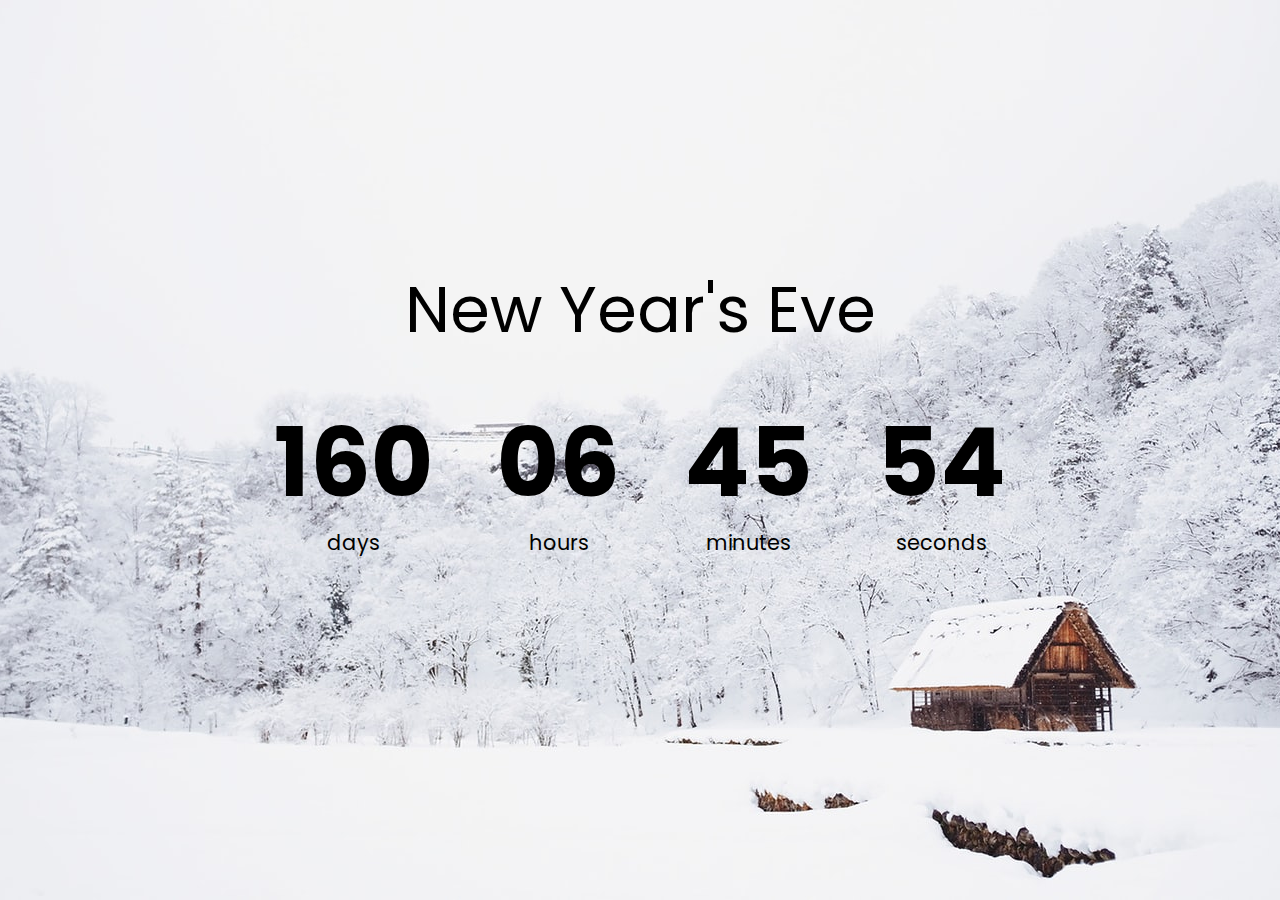
<file: countdown_timer/index.html>
<html lang="en">
<head>
    <meta charset="UTF-8">
    <meta http-equiv="X-UA-Compatible" content="IE=edge">
    <meta name="viewport" content="width=device-width, initial-scale=1.0">
    <title>Countdown Timer</title>
    <link rel="stylesheet" href="style.css">
    <script src="script.js" defer></script>
</head>
<body>
    <h1>New Year's Eve</h1>

    <div class="countdown-container">
        <div class="countdown-el days-c">
            <p class="big-text" id="days">0</p>
            <span>days</span>
        </div>
        <div class="countdown-el hours-c">
            <p class="big-text" id="hours">0</p>
            <span>hours</span>
        </div>
        <div class="countdown-el minutes-c">
            <p class="big-text" id="mins">0</p>
            <span>minutes</span>
        </div>
        <div class="countdown-el seconds-c">
            <p class="big-text" id="seconds">0</p>
            <span>seconds</span>
        </div>
    </div>
</body>
</html>
</file>
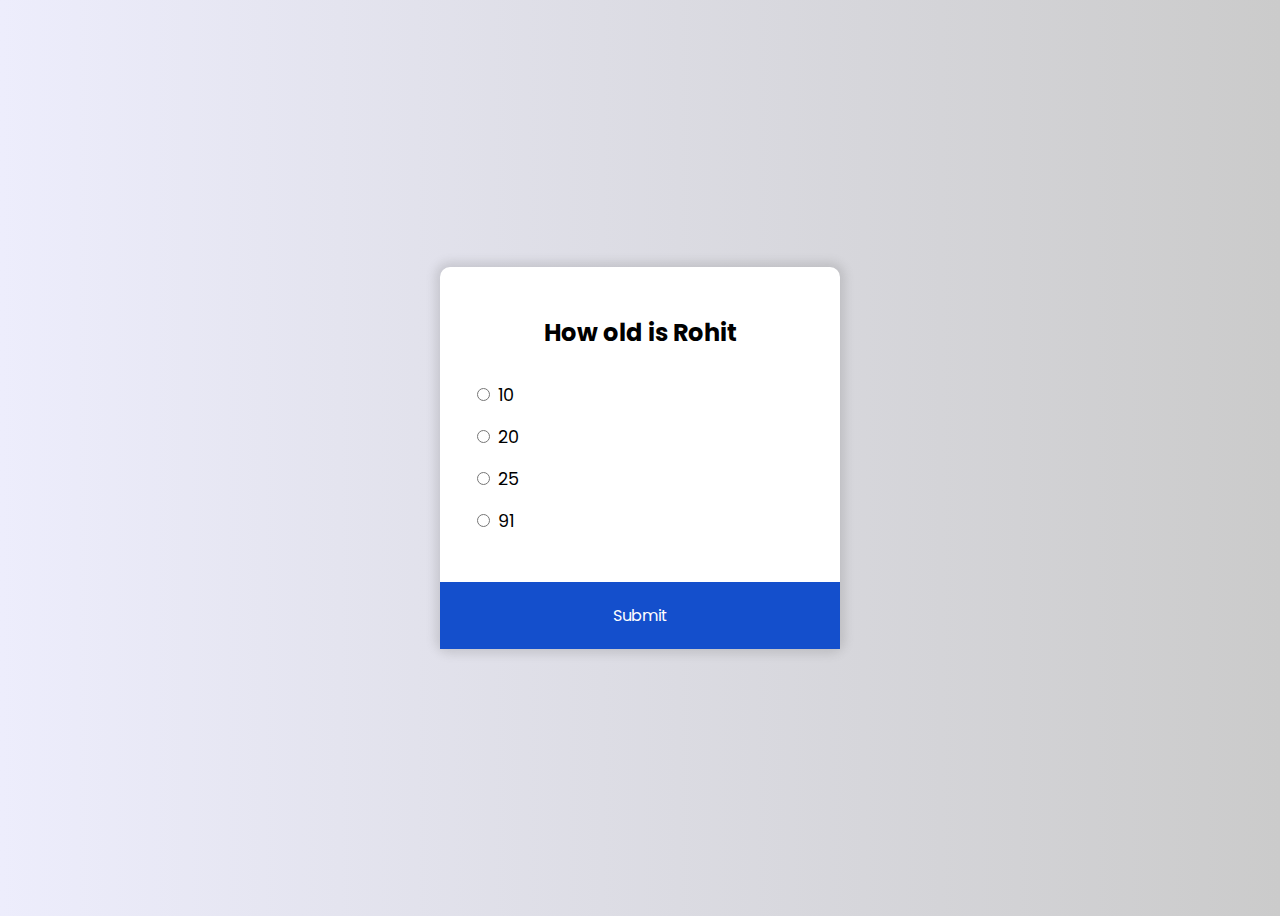
<file: quiz_app/index.html>
<html lang="en">
<head>
    <meta charset="UTF-8">
    <meta http-equiv="X-UA-Compatible" content="IE=edge">
    <meta name="viewport" content="width=device-width, initial-scale=1.0">
    <title>Quiz App</title>
    <link rel="stylesheet" href="style.css">
    <script src="script.js" defer></script>
</head>
<body>
    <div class="quiz-container" id="quiz">
        <div class="quiz-header">
            <h2 id="question">Question text</h2>

            <ul>
                <li>
                    <input type="radio" id="a" name="answer" class="answer">
                    <label id="a_text" for="a" >Question</label>
                </li>
                <li>
                    <input type="radio" id="b" name="answer" class="answer">
                    <label id='b_text'' for="b">Question</label>
                </li>
                <li>
                    <input type="radio" id="c" name="answer" class="answer">
                    <label id='c_text' for="c">Question</label>
                </li>
                <li>
                    <input type="radio" id="d" name="answer" class="answer">
                    <label id='d_text' for="d">Question</label>
                </li>
            </ul>
        </div>
        
        <button id="submit">Submit</button>
    </div>
</body>
</html>
</file>
<file: countdown_timer/style.css>
@import url('https://fonts.googleapis.com/css2?family=Poppins:wght@300;400;600&display=swap');


* {
    box-sizing: border-box;
}

body{
    margin: 0;
    font-family: "Poppins", sans-serif;
    background-image: url(./assets/snow.jpeg);
    min-height: 100vh;
    background-size: cover;
    background-position: center center;
    display: flex;
    flex-direction: column;
    align-items: center;
    justify-content: center;
}

h1 {
    font-size: 4rem;
    margin-top: -5rem;
    font-weight: normal;
}

.countdown-container{
    display: flex;
    flex-wrap: wrap;
    align-items: center;
    justify-content: center;

}

.big-text{
    font-weight: bold;
    font-size: 6rem;
    line-height: 1;
    margin: 1rem 2rem;
}

.countdown-el{
    text-align: center;
}

.countdown-el span{
    font-size: 1.3rem;
}
</file>
<file: quiz_app/style.css>
@import url('https://fonts.googleapis.com/css2?family=Poppins:wght@300;400;600&display=swap');


* {
    box-sizing: border-box;
}

body{
    background: rgb(2,0,36);
    background: linear-gradient(90deg, rgba(2,0,36,1) 0%, rgba(237,237,252,1) 0%, rgba(203,203,203,1) 100%);
    display: flex;
    align-items: center;
    justify-content: center;
    font-family: "Poppins", sans-serif;
    min-height: 100vh;
    
}

.quiz-container{
    background-color: #fff;
    border-radius: 10px;
    box-shadow: 0 0 10px 5px rgba(100,100,100,0.2);
    width: 400px;
    max-width: 100%;
}

.quiz-header{
    padding: 2rem;
}

h2{
    text-align: center;
    padding: 1rem;
    margin: 0;
}

ul{
    list-style-type: none;
    padding: 0;
}

ul li {
    font-size: 1.1rem;
    font-weight: normal;
    margin: 1rem 0;
}

ul li label{
    cursor: pointer;
}

button{
    background-color: rgb(20, 79, 204);
    display: block;
    border: none;
    color: white;
    font-size: 1rem;
    font-family: inherit;
    width: 100%;
    padding: 1.3rem;
}

button:hover {
    background-color: rgb(11, 52, 141);
    cursor: pointer;
}

button:focus {
    outline: none;
    background-color: rgb(11, 52, 141);
}
</file>
